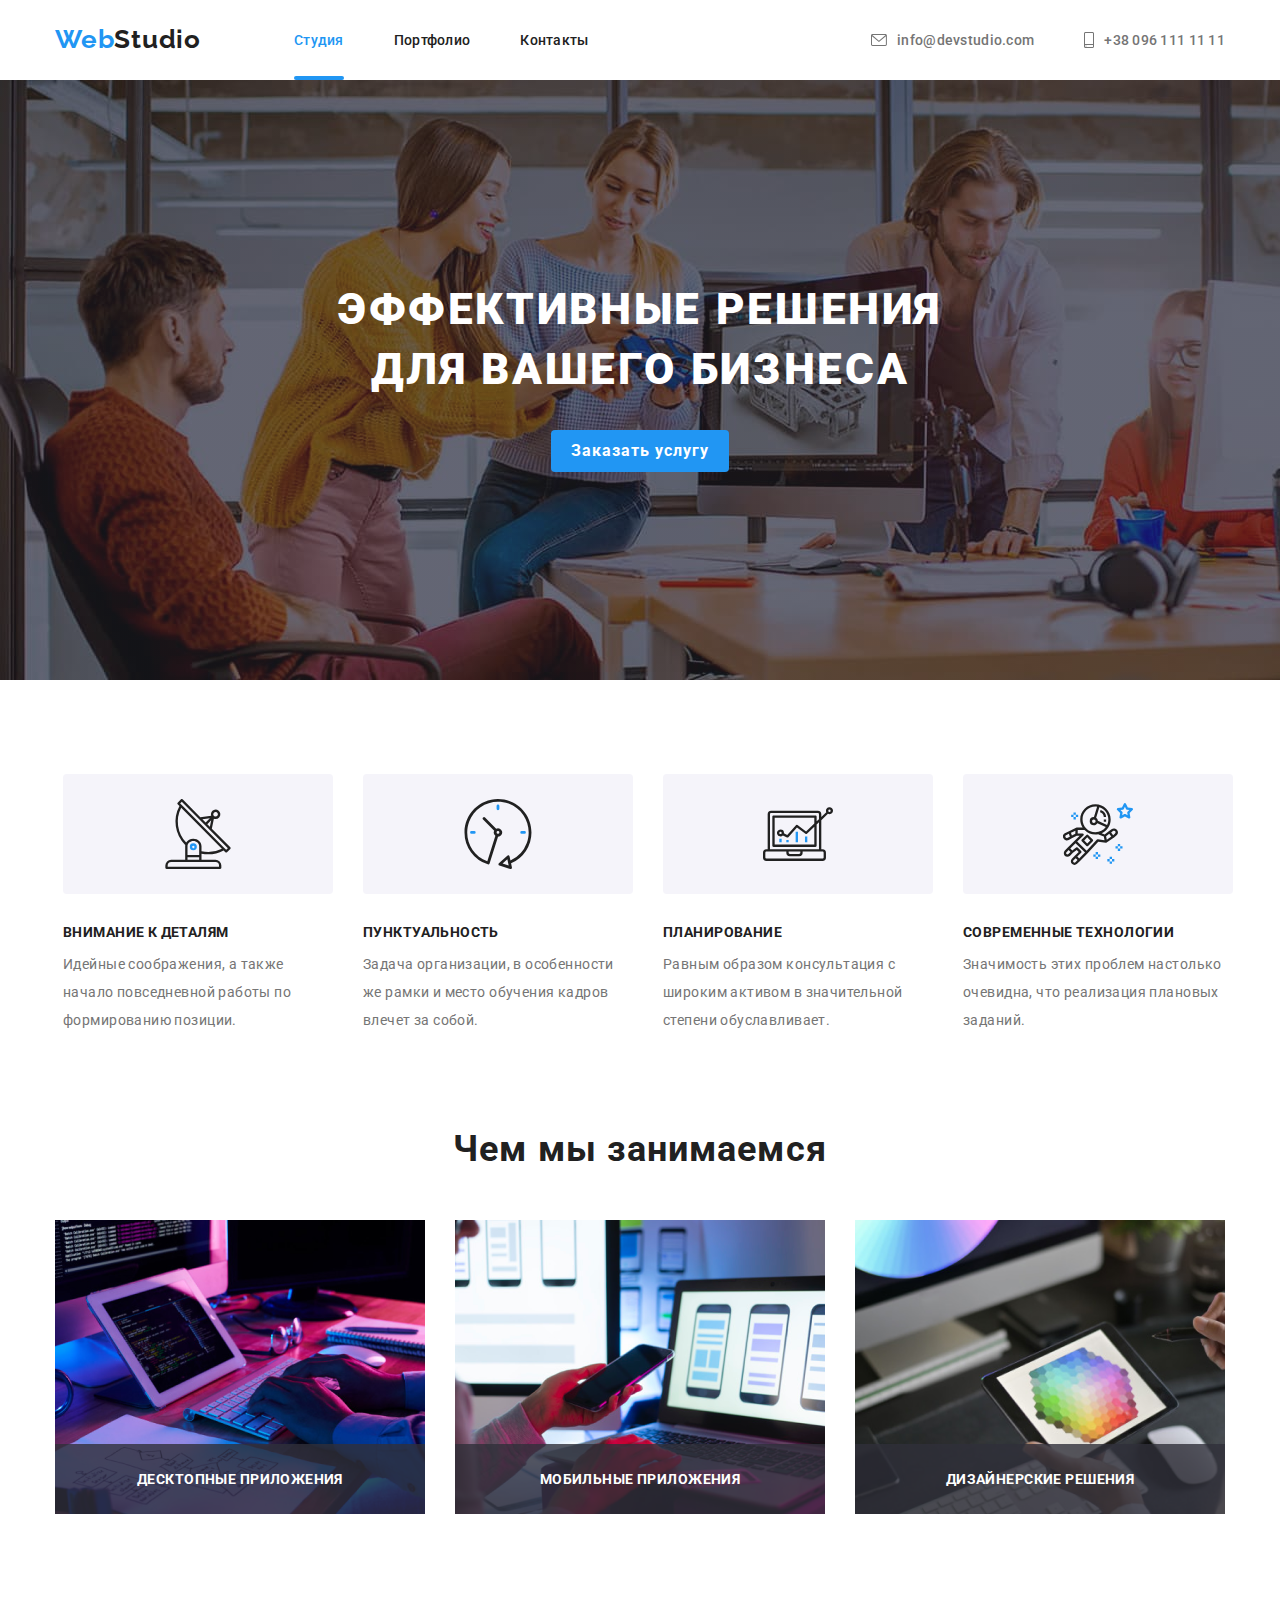
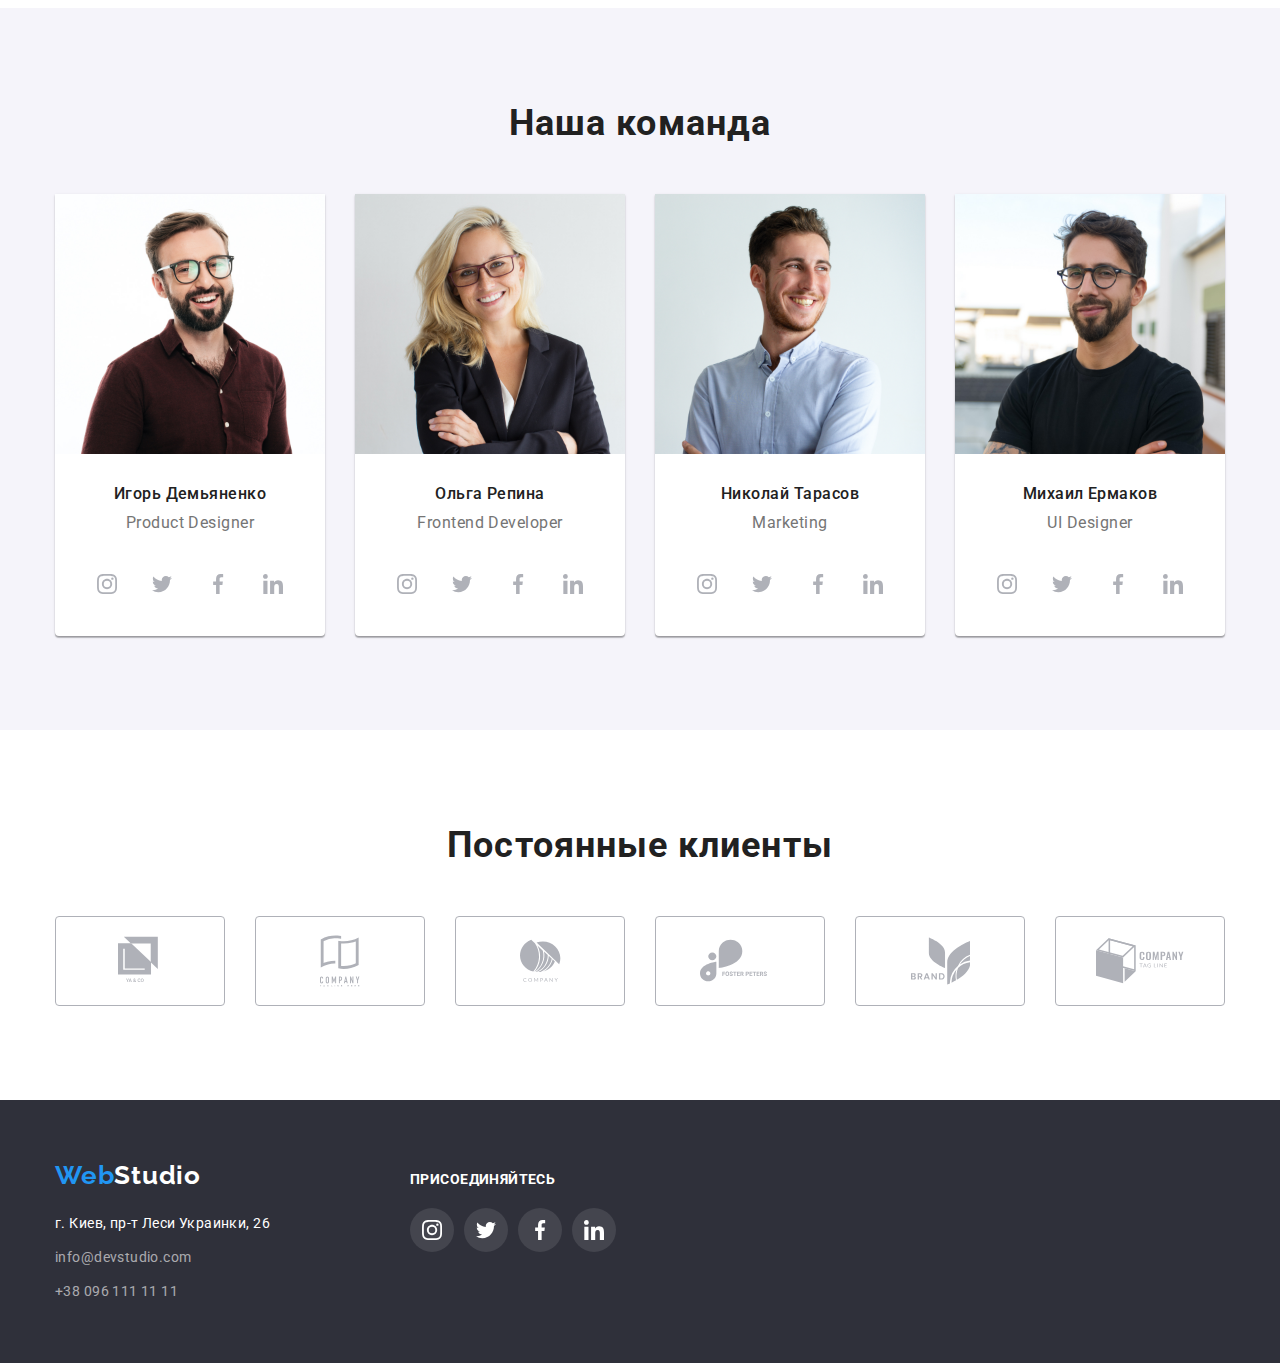
<file: index.html>
<!DOCTYPE html>
<html lang="ru">
    <head>
        <meta charset="UTF-8">
        <meta name="viewport" content="width=device-width, initial-scale=1.0">
        <title>WebStudio</title>
        <link rel="stylesheet" href="https://cdnjs.cloudflare.com/ajax/libs/modern-normalize/1.0.0/modern-normalize.css">
        <link href="https://fonts.googleapis.com/css2?family=Raleway:wght@700&family=Roboto:wght@400;500;700;900&display=swap" rel="stylesheet">
        <link rel="stylesheet" href="./css/style.css">
    </head>
    <body>
        <header class="header">
            <div class="container">
                <nav class="navigation">
                    <a class="logo link" href="./index.html">Web<span class="studio">Studio</span></a>
                    <ul class="navigation-list list">
                        <li class="navigation-list-item">
                            <a class="navigation-list-link link current" href="./index.html">Студия</a>
                        </li>
                        <li class="navigation-list-item">
                            <a class="navigation-list-link link" href="./portfolio.html">Портфолио</a>
                        </li>
                        <li class="navigation-list-item">
                            <a class="navigation-list-link link" href="">Контакты</a>
                        </li>
                    </ul>
                </nav>
                    <address class="address">
                        <a class="address-mail-link link" href="">
                            <svg class="icon-mail">
                                <use href="./images/sprite.svg#icon-envelope"></use>
                            </svg>
                            info@devstudio.com</a>
                        <a class="address-tel-link link" href="">
                            <svg class="icon-smartfone">
                                <use href="./images/sprite.svg#icon-smartphone"></use>
                            </svg>
                            +38 096 111 11 11</a>
                    </address>
            </div>
        </header>
        <main>
        <section class="hero">
                <h1 class="hero-title">Эффективные решения для вашего бизнеса</h1>
                <button type="button" class="button" data-modal-open>Заказать услугу</button>
        </section>
        <section class="main-features">
            <div class="container">
                <h2 hidden>особенности</h2>
                  <ul class="features list">
                    <li class="features-item icon-antena">
                        <h3 class="features-title">Внимание к деталям</h3>
                        <p class="features-text">Идейные соображения, а также начало повседневной работы по формированию позиции.</p>
                    </li>
                    <li class="features-item icon-clock">
                        <h3 class="features-title">Пунктуальность</h3>
                        <p class="features-text">Задача организации, в особенности же рамки и место обучения кадров влечет за собой.</p>
                    </li>
                    <li class="features-item icon-diagrama">
                        <h3 class="features-title">Планирование</h3>
                        <p class="features-text">Равным образом консультация с широким активом в значительной степени обуславливает.</p>
                    </li>
                    <li class="features-item icon-astronavt">
                        <h3 class="features-title">Современные технологии</h3>
                        <p class="features-text">Значимость этих проблем настолько очевидна, что реализация плановых заданий.</p>
                    </li>
                </ul>
            </div>
        </section>
        <section class="work">
            <div class="container">
                <h2 class="subtitle">Чем мы занимаемся</h2>
                <ul class="work-list list">
                    <li class="foto-works">
                        <div class="works-container">
                            <img src="./images/gallery/box1.png" alt="програмист пишет код" width="370" height="294">
                            <div class="label">
                                <p class="text-label">Десктопные приложения</p>
                            </div>
                        </div>
                    </li>
                    <li class="foto-works">
                        <div class="works-container">
                            <img src="./images/gallery/box2.png" alt="програмист тестирует приложение" width="370" height="294">
                            <div class="label">
                                <p class="text-label">Мобильные приложения</p>
                            </div>
                        </div>
                    </li>
                    <li class="foto-works">
                        <div class="works-container">
                            <img src="./images/gallery/box3.png" alt="програмист тестирует приложение" width="370" height="294">
                            <div class="label">
                                <p class="text-label">Дизайнерские решения</p>
                            </div>
                        </div>
                    </li>
                </ul>
            </div>
        </section>
        <section class="section-workers">
            <div class="container">
                <h2 class="subtitle">Наша команда</h2>
                <ul class="workers-list list">
                    <li class="workers-item">
                        <img src="./images/workers/img.jpg" alt="фото Игорь Демьяненко" width="270" height="260">
                        <div class="workers-container">
                            <h3 class="workers">Игорь Демьяненко</h3>
                            <p class="workers-position" lang="en">Product Designer</p>
                           <ul class="social-list">
                               <li class="social-list-item list">
                                   <a class="social-link" href="">
                                       <svg class="sicial-list-svg">
                                           <use href="./images/sprite.svg#instagram"></use>
                                       </svg>
                                   </a>
                            </li>
                               <li class="social-list-item list">
                                   <a class="social-link" href="">
                                       <svg class="sicial-list-svg">
                                           <use href="./images/sprite.svg#twitter"></use>
                                       </svg>
                                   </a>
                            </li>
                               <li class="social-list-item list">
                                   <a class="social-link" href="">
                                       <svg class="sicial-list-svg">
                                           <use href="./images/sprite.svg#facebook"></use>
                                       </svg>
                                   </a>
                            </li>
                               <li class="social-list-item list">
                                   <a class="social-link" href="">
                                       <svg class="sicial-list-svg">
                                           <use href="./images/sprite.svg#linkedin"></use>
                                       </svg>
                                   </a>
                            </li>
                           </ul>
                        </div>
                    </li>
                    <li class="workers-item">
                        <img src="./images/workers/img-2.jpg" alt="фото Ольга Репина" width="270" height="260">
                        <div class="workers-container">
                            <h3 class="workers">Ольга Репина</h3>
                            <p class="workers-position" lang="en">Frontend Developer</p>
                                <ul class="social-list">
                                    <li class="social-list-item list">
                                        <a class="social-link" href="">
                                            <svg class="sicial-list-svg">
                                                <use href="./images/sprite.svg#instagram"></use>
                                            </svg>
                                        </a>
                                    </li>
                                    <li class="social-list-item list">
                                        <a class="social-link" href="">
                                            <svg class="sicial-list-svg">
                                                <use href="./images/sprite.svg#twitter"></use>
                                            </svg>
                                        </a>
                                    </li>
                                    <li class="social-list-item list">
                                        <a class="social-link" href="">
                                            <svg class="sicial-list-svg">
                                                <use href="./images/sprite.svg#facebook"></use>
                                            </svg>
                                        </a>
                                    </li>
                                    <li class="social-list-item list">
                                        <a class="social-link" href="">
                                            <svg class="sicial-list-svg">
                                                <use href="./images/sprite.svg#linkedin"></use>
                                            </svg>
                                        </a>
                                    </li>
                                </ul>
                        </div>
                    </li>
                    <li class="workers-item">
                        <img src="./images/workers/img-3.jpg" alt="фото Николай Тарасов" width="270" height="260">
                        <div class="workers-container">
                            <h3 class="workers">Николай Тарасов</h3>
                            <p class="workers-position" lang="en">Marketing</p>
                                <ul class="social-list">
                                    <li class="social-list-item list">
                                        <a class="social-link" href="">
                                            <svg class="sicial-list-svg">
                                                <use href="./images/sprite.svg#instagram"></use>
                                            </svg>
                                        </a>
                                    </li>
                                    <li class="social-list-item list">
                                        <a class="social-link" href="">
                                            <svg class="sicial-list-svg">
                                                <use href="./images/sprite.svg#twitter"></use>
                                            </svg>
                                        </a>
                                    </li>
                                    <li class="social-list-item list">
                                        <a class="social-link" href="">
                                            <svg class="sicial-list-svg">
                                                <use href="./images/sprite.svg#facebook"></use>
                                            </svg>
                                        </a>
                                    </li>
                                    <li class="social-list-item list">
                                        <a class="social-link" href="">
                                            <svg class="sicial-list-svg">
                                                <use href="./images/sprite.svg#linkedin"></use>
                                            </svg>
                                        </a>
                                    </li>
                                </ul>
                        </div>
                    </li>
                    <li class="workers-item">
                        <img src="./images/workers/img-5.jpg" alt="фото Михаил Ермаков" width="270" height="260">
                        <div class="workers-container">
                            <h3 class="workers">Михаил Ермаков</h3>
                            <p class="workers-position" lang="en">UI Designer</p>
                                <ul class="social-list">
                                    <li class="social-list-item list">
                                        <a class="social-link" href="">
                                            <svg class="sicial-list-svg">
                                                <use href="./images/sprite.svg#instagram"></use>
                                            </svg>
                                        </a>
                                    </li>
                                    <li class="social-list-item list">
                                        <a class="social-link" href="">
                                            <svg class="sicial-list-svg">
                                                <use href="./images/sprite.svg#twitter"></use>
                                            </svg>
                                        </a>
                                    </li>
                                    <li class="social-list-item list">
                                        <a class="social-link" href="">
                                            <svg class="sicial-list-svg">
                                                <use href="./images/sprite.svg#facebook"></use>
                                            </svg>
                                        </a>
                                    </li>
                                    <li class="social-list-item list">
                                        <a class="social-link" href="">
                                            <svg class="sicial-list-svg">
                                                <use href="./images/sprite.svg#linkedin"></use>
                                            </svg>
                                        </a>
                                    </li>
                                </ul>
                        </div>
                    </li>
                </ul>
            </div>
        </section>
        <section class="clients-section">
            <div class="container">
                <h2 class="subtitle">Постоянные клиенты</h2>
                <ul class="clients list">
                    <li class="clients-item">
                        <a href="" class="clients-link">
                            <svg class="icon-clients" width="44" hight="50">
                                <use href="./images/sprite.svg#icon-logo-1"></use>
                            </svg>
                        </a>
                    </li>
                    <li class="clients-item">
                        <a href="" class="clients-link">
                            <svg class="icon-clients" width="40" hight="52">
                                <use href="./images/sprite.svg#icon-logo-2"></use>
                            </svg>
                        </a>
                    </li>
                    <li class="clients-item">
                        <a href="" class="clients-link">
                            <svg class="icon-clients" width="41" hight="43">
                                <use href="./images/sprite.svg#icon-logo-3"></use>
                            </svg>
                        </a>
                    </li>
                    <li class="clients-item">
                        <a href="" class="clients-link">
                            <svg class="icon-clients" width="80" hight="42">
                                <use href="./images/sprite.svg#icon-logo-4"></use>
                            </svg>
                        </a>
                    </li>
                    <li class="clients-item">
                        <a href="" class="clients-link">
                            <svg class="icon-clients" width="59" hight="47">
                                <use href="./images/sprite.svg#icon-logo-5"></use>
                            </svg>
                        </a>
                    </li>
                    <li class="clients-item">
                        <a href="" class="clients-link">
                            <svg class="icon-clients" width="88" hight="45">
                                <use href="./images/sprite.svg#icon-logo-6"></use>
                            </svg>
                        </a>
                    </li>
                </ul>
            </div>
        </section>
        </main>
        <footer class="footer">
            <div class="footer-container container">
                <div>
                    <a class="logo link" href="./index.html">Web<span class="footer-studio">Studio</span></a>
                    <address class="footer-address">
                        <a class="address-link-maps link" href="https://goo.gl/maps/h8b5BTKVBt66Y6Jb9" target="blank">г. Киев,
                            пр-т Леси Украинки, 26</a>
                        <a class="address-link link" href="">info@devstudio.com</a>
                        <a class="address-link link" href="">+38 096 111 11 11</a>
                    </address>
                </div>
                <div class="footer-social">
                  <b class="fotter-title">присоединяйтесь</b>
                    <ul class="footer-social-list">
                        <li class="footer-social-list-item list">
                            <a class="footer-social-link" href="">
                                <svg class="footer-sicial-list-svg">
                                    <use href="./images/sprite.svg#instagram"></use>
                                </svg>
                            </a>
                        </li>
                        <li class="footer-social-list-item list">
                            <a class="footer-social-link" href="">
                                <svg class="footer-sicial-list-svg">
                                    <use href="./images/sprite.svg#twitter"></use>
                                </svg>
                            </a>
                        </li>
                        <li class="footer-social-list-item list">
                            <a class="footer-social-link" href="">
                                <svg class="footer-sicial-list-svg">
                                    <use href="./images/sprite.svg#facebook"></use>
                                </svg>
                            </a>
                        </li>
                        <li class="footer-social-list-item list">
                            <a class="footer-social-link" href="">
                                <svg class="footer-sicial-list-svg">
                                    <use href="./images/sprite.svg#linkedin"></use>
                                </svg>
                            </a>
                        </li>
                    </ul>
                </div>
            </div>
        </footer>
        <div class="backdrop is-hidden" data-modal>
            <div class="modal">
                <button type="button" class="close-btn" data-modal-close>
                    <svg class="vector">
                    <use href="./images/sprite.svg#vector"></use>
                    </svg>
                </button>
            </div>
        </div>
        <script src="./js/modal.js"></script>
    </body>
</html>
</file>
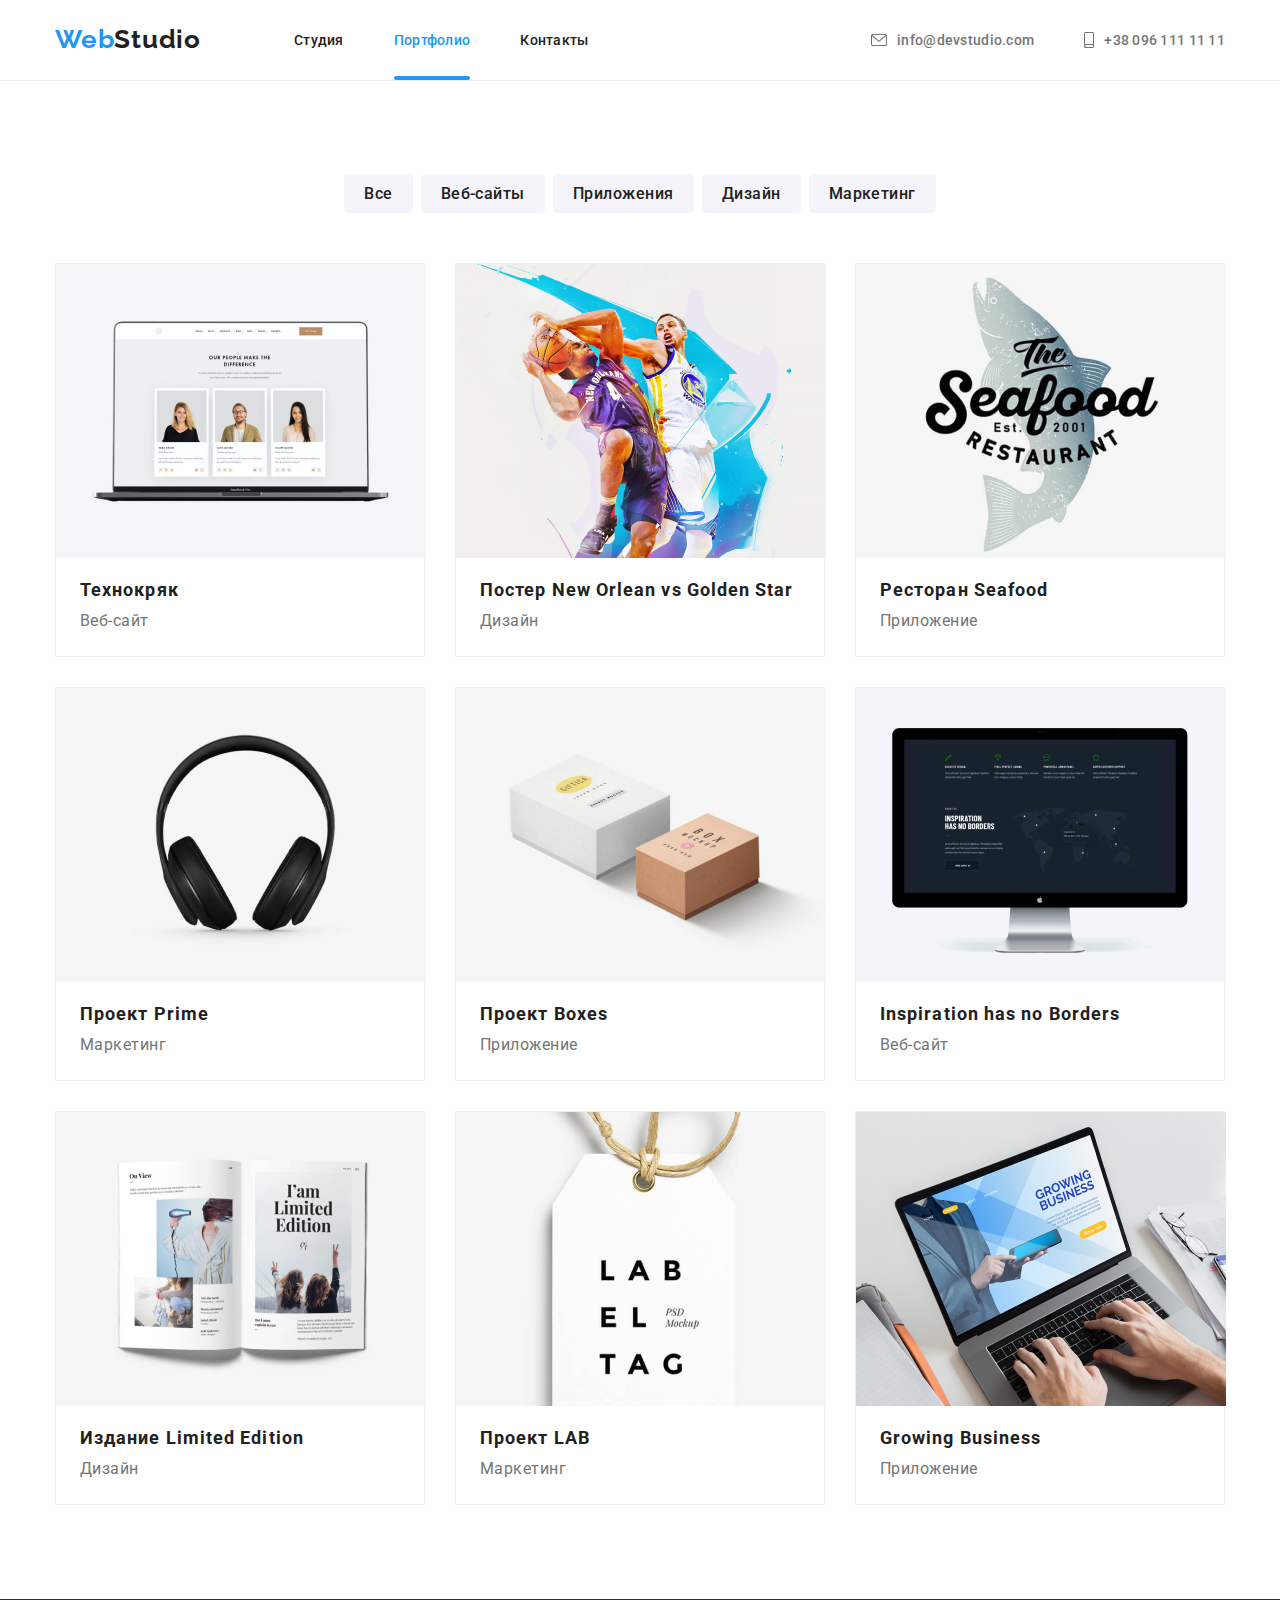
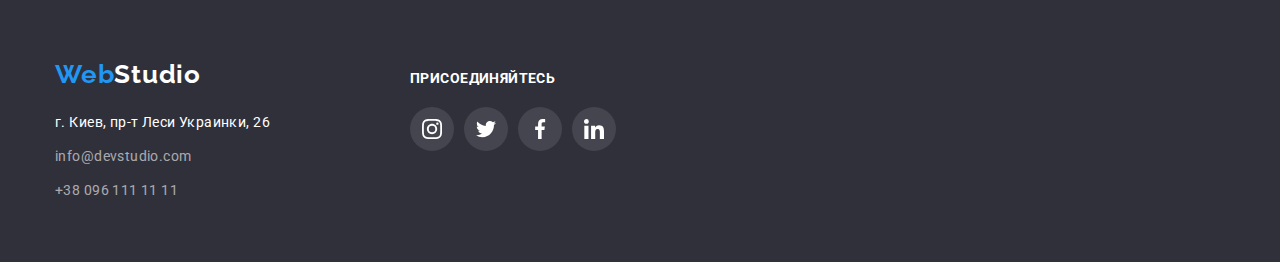
<file: portfolio.html>
<!DOCTYPE html>
<html lang="ru">
    <head>
        <meta charset="UTF-8">
        <meta name="viewport" content="width=device-width, initial-scale=1.0">
        <title>Portfolio</title>
        <link rel="stylesheet" href="https://cdnjs.cloudflare.com/ajax/libs/modern-normalize/1.0.0/modern-normalize.css">
        <link href="https://fonts.googleapis.com/css2?family=Raleway:wght@700&family=Roboto:wght@400;500;700;900&display=swap" rel="stylesheet">
        <link rel="stylesheet" href="./css/style.css">
    </head>
    <body>
            <header class="header portheader">
                <div class="container">
                    <nav class="navigation">
                        <a class="logo link" href="./index.html">Web<span class="studio">Studio</span></a>
                        <ul class="navigation-list list">
                            <li class="navigation-list-item">
                                <a class="navigation-list-link link" href="./index.html">Студия</a>
                            </li>
                            <li class="navigation-list-item">
                                <a class="navigation-list-link link current" href="./portfolio.html">Портфолио</a>
                            </li>
                            <li class="navigation-list-item">
                                <a class="navigation-list-link link" href="">Контакты</a>
                            </li>
                        </ul>
                    </nav>
                        <address class="address">
                        <a class="address-mail-link link" href="">
                            <svg class="icon-mail">
                                <use href="./images/sprite.svg#icon-envelope"></use>
                            </svg>
                            info@devstudio.com</a>
                        <a class="address-tel-link link" href="">
                            <svg class="icon-smartfone">
                                <use href="./images/sprite.svg#icon-smartphone"></use>
                            </svg>
                            +38 096 111 11 11</a>
                        </address>
                </div>
            </header>
        <main>
            <section class="portfolio">
                <div class="container">
                    <h1 hidden>навигация по сайту</h1>
                    <ul class="button-list list">
                        <li class="button-list-item">
                            <button class="portfolio-button">Все</button>
                        </li>
                        <li class="button-list-item">
                            <button class="portfolio-button">Веб-сайты</button>
                        </li>
                        <li class="button-list-item">
                            <button class="portfolio-button">Приложения</button>
                        </li>
                        <li class="button-list-item">
                            <button class="portfolio-button">Дизайн</button>
                        </li>
                        <li class="button-list-item">
                            <button class="portfolio-button">Маркетинг</button>
                        </li>
                    </ul>
                    <ul class="portfolio-list list">
                        <li class="portfolio-list-item">
                           
                                <a href="" class="portfolio-list-link link">
                                <div class="foto-container">
                                    <img src="./images/portfolio/img.png" alt="компютер с открытым окном сайта" width="370" height="294">
                                    <div class="overlay-container">
                                        <div class="overlay-text">
                                            <p class="text-description">Технокряк это современная площадка распространения коронавируса. Компании используют
                                                эту платформу для цифрового
                                                шпионажа и атак на защищённые сервера конкурентов.</p>
                                        </div>
                                    </div>
                                </div>
                                    <div class="description-container">
                                        <h2 class="progect-name">Технокряк</h2>
                                        <p class="progect-tupe">Веб-сайт</p>
                                    </div>
                                  
                            </a>    
                        </li>
                        <li class="portfolio-list-item">
                            <a href="" class="portfolio-list-link link">
                                <div class="foto-container">
                                        <img src="./images/portfolio/img-2.png" alt="креативное фото" width="370" height="294">
                                    <div class="overlay-container">
                                        <div class="overlay-text">
                                            <p class="text-description">Технокряк это современная площадка распространения коронавируса. Компании используют
                                                эту платформу для цифрового
                                                шпионажа и атак на защищённые сервера конкурентов.</p>
                                        </div>
                                    </div>
                             </div>
                                <div class="description-container">
                                    <h2 class="progect-name">Постер <span lang="en">New Orlean vs Golden Star</span></h2>
                                    <p class="progect-tupe">Дизайн</p>
                                </div>
                            </a>
                        </li>
                        <li class="portfolio-list-item">
                            <a href="" class="portfolio-list-link link">
                                <div class="foto-container">
                                    <img src="./images/portfolio/img-3.png" alt="логотип ресторана" width="370" height="294">
                                        <div class="overlay-container">
                                            <div class="overlay-text">
                                                <p class="text-description">Технокряк это современная площадка распространения коронавируса. Компании используют
                                                    эту платформу для цифрового
                                                    шпионажа и атак на защищённые сервера конкурентов.</p>
                                            </div>
                                        </div>
                                </div>
                                <div class="description-container">
                                    <h2 class="progect-name">Ресторан <span lang="en">Seafood</span></h2>
                                    <p class="progect-tupe">Приложение</p>
                                </div>
                            </a>
                        </li>
                        <li class="portfolio-list-item">
                            <a href="" class="portfolio-list-link link">
                                <div class="foto-container">
                                    <img src="./images/portfolio/img-4.png" alt="фото наушников" width="370" height="294">
                                        <div class="overlay-container">
                                            <div class="overlay-text">
                                                <p class="text-description">Технокряк это современная площадка распространения коронавируса. Компании используют
                                                    эту платформу для цифрового
                                                    шпионажа и атак на защищённые сервера конкурентов.</p>
                                            </div>
                                        </div>
                                </div>
                                <div class="description-container">
                                    <h2 class="progect-name">Проект <span lang="en">Prime</span></h2>
                                    <p class="progect-tupe">Маркетинг</p>
                                </div>
                            </a>
                        </li>
                        <li class="portfolio-list-item">
                            <a href="" class="portfolio-list-link link">
                                <div class="foto-container">
                                    <img src="./images/portfolio/img-5.png" alt="фото логотип" width="370" height="294">
                                        <div class="overlay-container">
                                            <div class="overlay-text">
                                                <p class="text-description">Технокряк это современная площадка распространения коронавируса. Компании используют
                                                    эту платформу для цифрового
                                                    шпионажа и атак на защищённые сервера конкурентов.</p>
                                            </div>
                                        </div>
                                </div>
                                <div class="description-container">
                                    <h2 class="progect-name">Проект <span lang="en">Boxes</span></h2>
                                    <p class="progect-tupe">Приложение</p>
                                </div>
                            </a>
                        </li>
                        <li class="portfolio-list-item">
                            <a href="" class="portfolio-list-link link">
                                <div class="foto-container">
                                    <img src="./images/portfolio/img-6.png" alt="фото монитора" width="370" height="294">
                                        <div class="overlay-container">
                                            <div class="overlay-text">
                                                <p class="text-description">Технокряк это современная площадка распространения коронавируса. Компании используют
                                                    эту платформу для цифрового
                                                    шпионажа и атак на защищённые сервера конкурентов.</p>
                                            </div>
                                        </div>
                                </div>
                                <div class="description-container">
                                    <h2 class="progect-name" lang="en">Inspiration has no Borders</h2>
                                    <p class="progect-tupe">Веб-сайт</p>
                                </div>
                            </a>
                        </li>
                        <li class="portfolio-list-item">
                            <a href="" class="portfolio-list-link link">
                                <div class="foto-container">
                                    <img src="./images/portfolio/img-7.png" alt="книга" width="370" height="294">
                                        <div class="overlay-container">
                                            <div class="overlay-text">
                                                <p class="text-description">Технокряк это современная площадка распространения коронавируса. Компании используют
                                                    эту платформу для цифрового
                                                    шпионажа и атак на защищённые сервера конкурентов.</p>
                                            </div>
                                        </div>
                                </div>
                                <div class="description-container">
                                    <h2 class="progect-name">Издание <span lang="en">Limited Edition</span></h2>
                                    <p class="progect-tupe">Дизайн</p>
                                </div>
                            </a>
                        </li>
                        <li class="portfolio-list-item">
                            <a href="" class="portfolio-list-link link">
                                <div class="foto-container">
                                    <img src="./images/portfolio/img-8.png" alt="этикетка" width="370" height="294">
                                        <div class="overlay-container">
                                            <div class="overlay-text">
                                                <p class="text-description">Технокряк это современная площадка распространения коронавируса. Компании используют
                                                    эту платформу для цифрового
                                                    шпионажа и атак на защищённые сервера конкурентов.</p>
                                            </div>
                                        </div>
                                </div>
                                <div class="description-container">
                                    <h2 class="progect-name">Проект <span lang="en">LAB</span></h2>
                                    <p class="progect-tupe">Маркетинг</p>
                                </div>
                            </a>
                        </li>
                        <li class="portfolio-list-item">
                            <a href="" class="portfolio-list-link link">
                                <div class="foto-container">
                                    <img src="./images/portfolio/img-9.png" alt="фото ноутбука с работником" width="370" height="294">
                                        <div class="overlay-container">
                                            <div class="overlay-text">
                                                <p class="text-description">Технокряк это современная площадка распространения коронавируса. Компании используют
                                                    эту платформу для цифрового
                                                    шпионажа и атак на защищённые сервера конкурентов.</p>
                                            </div>
                                        </div>
                                </div>
                                <div class="description-container">
                                    <h2 class="progect-name" lang="en">Growing Business</h2>
                                    <p class="progect-tupe">Приложение</p>
                                </div>
                            </a>
                        </li>
                    </ul>
                </div>
            </section>
        </main>
        <footer class="footer">
            <div class="footer-container container">
            <div>
                <a class="logo link" href="./index.html">Web<span class="footer-studio">Studio</span></a>
                <address class="footer-address">
                    <a class="address-link-maps link" href="https://goo.gl/maps/h8b5BTKVBt66Y6Jb9" target="blank">г. Киев, пр-т Леси Украинки, 26</a>
                    <a class="address-link link" href="">info@devstudio.com</a>
                    <a class="address-link link" href="">+38 096 111 11 11</a>
                </address>
            </div>
            <div class="footer-social">
                <b class="fotter-title">присоединяйтесь</b>
                <ul class="footer-social-list">
                    <li class="footer-social-list-item list">
                        <a class="footer-social-link" href="">
                            <svg class="footer-sicial-list-svg">
                                <use href="./images/sprite.svg#instagram"></use>
                            </svg>
                        </a>
                    </li>
                    <li class="footer-social-list-item list">
                        <a class="footer-social-link" href="">
                            <svg class="footer-sicial-list-svg">
                                <use href="./images/sprite.svg#twitter"></use>
                            </svg>
                        </a>
                    </li>
                    <li class="footer-social-list-item list">
                        <a class="footer-social-link" href="">
                            <svg class="footer-sicial-list-svg">
                                <use href="./images/sprite.svg#facebook"></use>
                            </svg>
                        </a>
                    </li>
                    <li class="footer-social-list-item list">
                        <a class="footer-social-link" href="">
                            <svg class="footer-sicial-list-svg">
                                <use href="./images/sprite.svg#linkedin"></use>
                            </svg>
                        </a>
                    </li>
                </ul>
            </div>
            </div>
        </footer>
    </body>
</html>
</file>
<file: css/style.css>
:root {
    --accent-color: #2196F3;
    --bacic-color: #212121;
    --auxiliary-color: #FFFFFF;
    --subtitle-collor:  #757575; 
    --hero-color: #2F303A;
    --button-color: #F5F4FA;
    --icon-color: #AFB1B8;
}
*,
*::before,
*::after {
    margin: 0;
    padding: 0;
}
body {
    font-family: "Roboto", sans-serif;
    background-color: var(--auxiliary-color);
}
.list {
    list-style: none;
}
.link {
text-decoration: none;
}
img {
    display: block;
}
.container {
    Width: 1200px;
    padding: 0 15px;
   margin: 0 auto;
}
/*=======HEADER========*/
.portheader {
    border-bottom: 1px solid #ececec;
}
.header .container {
    display: flex;
    align-items: center;
}
.navigation {
    display: flex;
    align-items: center;
}
.navigation-list {
    display: flex;
}
.logo {
    margin-right: 93px;
font-family: "Raleway", sans-serif;
font-weight: 700;
font-size: 26px;
line-height: 1.192;
letter-spacing: 0.03em;
color: var(--accent-color);
padding-top: 24px;
padding-bottom: 25px;
}
.studio {
    color: var(--bacic-color);
}
.navigation-list-link,
.address  {
font-weight: 500;
font-size: 14px;
line-height: 1.143;
letter-spacing: 0.02em;
}
.icon-mail {
    width: 16px;
    height: 12px;
    margin-right: 10px;
    fill: var(--subtitle-collor);
}
.navigation-list-link {
    position: relative;
}
.navigation-list-link::after {
    content: "";
    display: block;
    position: absolute;
    left: 0;
    bottom: 0;
    width: 100%;
    height: 4px;
    border-radius: 2px;
    background-color: var(--accent-color);
    opacity: 0;
}
.navigation .navigation-list-link.current::after {
    opacity: 1;
}
.icon-smartfone {
    width: 10px;
    height: 16px;
      margin-right: 10px;
    fill: var(--subtitle-collor);
}
.navigation-list-item:not(:last-child) {
    margin-right: 50px;
}
.header .address {
    display: flex;
margin-left: auto;
}
.address .address-mail-link {
    margin-right: 50px;
}
.navigation .navigation-list-link.current {
    color: var(--accent-color);
}
.navigation-list-link:hover,
.navigation-list-link:focus,
.address-mail-link:hover,
.address-mail-link:focus,
.address-tel-link:hover,
.address-tel-link:focus {
color: var(--accent-color);
}
.address-tel-link:hover .icon-smartfone,
.address-tel-link:focus .icon-smartfone,
.address-mail-link:hover .icon-mail,
.address-mail-link:focus .icon-mail {
    fill: var(--accent-color);
}

.navigation-list-link {
color: var(--bacic-color);
padding: 32px 0;
transition-property: color;
transition-duration: 250ms;
transition-timing-function: cubic-bezier(0.4, 0, 0.2, 1);
}
.address-mail-link,
.address-tel-link {
    display: flex;
    align-items: center;
font-style: normal;
color: var(--subtitle-collor);
padding: 32px 0;
transition-property: color, fill;
transition-duration: 250ms;
transition-timing-function: cubic-bezier(0.4, 0, 0.2, 1);
}
/*=======END HEADER========*/
/*=======HERO========*/
.hero {
    height: 600px;
    text-align: center;
  background-color: var(--hero-color);
  padding: 200px 0;
  background-image: linear-gradient(
      rgba(47, 48, 58, 0.4),
       rgba(47, 48, 58, 0.4)
  ),
   url(../images/hero/bg.jpg);
   background-repeat: no-repeat;
  background-size: cover;
  margin: 0 auto;
  max-width: 1600px;
}
.hero-title{
Width: 696px; 
Height: 120px;
font-weight: 900;
font-size: 44px;
line-height: 1.363;
letter-spacing: 0.06em;
text-transform: uppercase;
color: var(--auxiliary-color);
margin: 0 auto;
}
.button {
font-weight: 700;
font-size: 16px;
line-height: 1.875;
letter-spacing: 0.06em;
background-color: var(--accent-color);
color: var(--auxiliary-color);
border: 0px;
border-radius: 4px;
padding: 6px 20px;
margin-top: 30px;
}

/*=======END HERO========*/
/*=====features====*/
.main-features .container {
    display: flex;
}
.main-features {
    display: flex; 
    padding: 94px 0;
}
.features {
    display: flex;
    justify-content: center;
}
.features-item {
    width: 270px;
}
.features-item::before {
    display: block;
    content: "";
    height: 120px;
  background-size: auto;
    background-repeat: no-repeat;
    background-position: center;
    background-color: var(--button-color);
    border-radius: 4px;
    margin-bottom: 30px;
}
.icon-antena::before {
    background-image: url(../images/svg/antenna.svg);
}
.icon-clock::before {
    background-image: url(../images/svg/clock.svg);
}
.icon-astronavt::before {
    background-image: url(../images/svg/astronaut.svg);
}
.icon-diagrama::before {
    background-image: url(../images/svg/diagram.svg);
}
.features-item:not(:last-child) {
    margin-right: 30px;
}
.features-title {
font-weight: 700;
font-size: 14px;
line-height: 1.143;
letter-spacing: 0.03em;
text-transform: uppercase;
color: var(--bacic-color);
margin-bottom: 10px;
}
.features-text {
font-weight: 400;
font-size: 14px;
line-height: 2;
letter-spacing: 0.03em;
color: var(--subtitle-collor);
}
/*=====END features====*/
/*====work====*/
.work .container {
    align-items: center;
}
.work {
    padding-bottom: 94px;
}
.work-list {
    display: flex;
}
.foto-works:not(:last-child) {
margin-right: 30px;
}
.subtitle {
font-weight: 700;
font-size: 36px;
line-height: 1.167;
letter-spacing: 0.03em;
text-align: center;
color: var(--bacic-color);
margin-bottom: 50px;
}
.works-container {
    position: relative;
}
.label {
    position: absolute;
    left: 0;
    bottom: 0;
    width: 100%;
    height: 70px;
    display: flex;
    align-items: center;
    justify-content: center;
    background-color: rgba(47, 48, 58, 0.8);
}
.text-label {
    font-style: normal;
font-weight: 700;
font-size: 14px;
line-height: 16px;
letter-spacing: 0.03em;
text-transform: uppercase;
color: var(--auxiliary-color);
}
/*====END work====*/
/*====workers====*/
.workers-list {
    display: flex;
}
.workers-item {
    width: 270px;
    box-shadow: 0px 1px 3px rgba(0, 0, 0, 0.12), 0px 1px 1px rgba(0, 0, 0, 0.14), 0px 2px 1px rgba(0, 0, 0, 0.2);
border-radius: 0px 0px 4px 4px;
    background-color: var(--auxiliary-color);
}
.workers-item:not(:last-child) {
    margin-right: 30px;
}
.section-workers {
    padding: 94px 0;
    background-color: var(--button-color);
}
.social-list {
    display: flex;
    justify-content: space-between;
}
.sicial-list-svg {
    width: 20px;
    height: 20px;
    fill: var(--icon-color);
transition-property: fill;
transition-duration: 250ms;
transition-timing-function: cubic-bezier(0.4, 0, 0.2, 1);
}
.social-link {
    display: flex;
    align-items: center;
    justify-content: center;
    width: 44px;
    height: 44px;
    border-radius: 50%;
    background-color: var(--auxiliary-color);
transition-property: background-color;
transition-duration: 250ms;
transition-timing-function: cubic-bezier(0.4, 0, 0.2, 1);
}
.social-link:hover {
    background-color: var(--accent-color);
}
.social-link:hover .sicial-list-svg{
    fill: var(--auxiliary-color);
}
.workers {
font-weight: 500;
font-size: 16px;
line-height: 1.188;
letter-spacing: 0.03em;
text-align: center;
color: var(--bacic-color);
margin-bottom: 10px;
}
.workers-container {
padding: 30px;
}
.workers-position {
font-weight: 400;
font-size: 16px;
line-height: 1.188;
letter-spacing: 0.03em;
text-align: center;
color: var(--subtitle-collor);
margin-bottom: 30px;
}
/*====END workers====*/
/* ====clients=== */
.clients {
    display: flex;
     justify-content: space-between;
}
.clients-section {
  padding: 94px 0;
}
.clients-link {
      display: flex;
    align-items: center;
    justify-content: center;
     width: 170px;
    height: 90px;
    border: 1px solid #AFB1B8;
    border-radius: 4px;
    transition-property: border;
transition-duration: 250ms;
transition-timing-function: cubic-bezier(0.4, 0, 0.2, 1);
}
.icon-clients {
    fill: var(--icon-color);
     transition-property: fill;
transition-duration: 250ms;
transition-timing-function: cubic-bezier(0.4, 0, 0.2, 1);
}
.clients-link:hover {
 border: 1px solid #2196F3;
}
.clients-link:hover .icon-clients,
.clients-link:focus .icon-clients {
    fill: var(--accent-color);
}
.clients-item:not(:last-child) {
    margin-right: 30px;
}
/*====fotter====*/
.footer-container {
    display: inline-flex;
    align-items: baseline;
}
.footer-address {
    display: flex;
    flex-direction: column;
    margin-top: 20px;
    margin-right: 70px;
}
.footer {
    display: flex;
    padding: 60px 0;
    background-color: var(--hero-color);
}
.address-link-maps:hover,
.address-link-maps:focus,
.address-link:hover,
.address-link:focus {
color: var(--accent-color);
}
.address-link-maps {
font-style: normal;
font-weight: 400;
font-size: 14px;
line-height: 24px;
letter-spacing: 0.03em;
color: var(--auxiliary-color);
 transition-property: color;
transition-duration: 250ms;
transition-timing-function: cubic-bezier(0.4, 0, 0.2, 1);
}
.address-link {
font-style: normal;
font-weight: 400;
font-size: 14px;
line-height: 24px;
letter-spacing: 0.03em;
color: rgba(255, 255, 255, 0.6);
margin-top: 10px;
 transition-property: color;
transition-duration: 250ms;
transition-timing-function: cubic-bezier(0.4, 0, 0.2, 1);
}
.footer-studio {
    color: var(--auxiliary-color);
}
.fotter-title {
font-size: 14px;
line-height: 16px;
letter-spacing: 0.03em;
text-transform: uppercase;
color: var(--auxiliary-color);

}
.footer-social-list {
    display: flex;
    margin-top: 20px;
}
.footer-social {
    margin-left: 70px;
}
.footer-social-link {
    display:flex;
    align-items: center;
    justify-content: center;
    width: 44px;
    height: 44px;
    border-radius: 50%;
    background-color: rgba(255, 255, 255, 0.1);
     transition-property: background-color;
transition-duration: 250ms;
transition-timing-function: cubic-bezier(0.4, 0, 0.2, 1);
}
.footer-social-list-item:not(:last-child) {
    margin-right: 10px;
}
.footer-social-link:hover {
    background-color: var(--accent-color);
}
.footer-sicial-list-svg {
    width: 20px;
    height: 20px;
    fill: var(--auxiliary-color);
}
.footer-social-list {
    display: flex;
    justify-content: space-between;
}
/*====END fotter====*/
/*===Portfolio button=======*/
.portfolio {
    padding: 94px 0;
}
.portfolio-list-link {
    display: inline-block;
    transition-property: box-shadow;
transition-duration: 250ms;
transition-timing-function: cubic-bezier(0.4, 0, 0.2, 1);
}
.button-list {
    display: flex;
 justify-content: center;
    margin-bottom: 50px;
}
.button-list-item:not(:last-child) {
    margin-right: 8px;
}
.portfolio-list-link:hover {
    box-shadow: 0px 1px 1px rgba(0, 0, 0, 0.12), 0px 4px 4px rgba(0, 0, 0, 0.06), 1px 4px 6px rgba(0, 0, 0, 0.16);
}
.portfolio-list {
    display: flex;
    flex-wrap: wrap;
}
.portfolio-list-item {
    width: 370px;
    border: 1px solid #EEEEEE;
}
.portfolio-list-item:not(:nth-child(3n+1)) {
    margin-left: 30px;
}
.portfolio-list-item:not(:nth-last-child(-n+3)) {
    margin-bottom: 30px;
}
.foto-container {
    position: relative;
    overflow: hidden;
}
.overlay-container {
    position: absolute;
    left: 0;
    bottom: 0;
    width: 100%;
    height: 100%;
     display: inline-block;
    align-items: center;
    justify-content: center;
    background-color:rgba(33, 150, 243, 0.9);
transform: translateY(100%);
transition-property: transform;
transition-duration: 250ms;
transition-timing-function: cubic-bezier(0.4, 0, 0.2, 1);
}
.portfolio-list-link:hover .overlay-container {
    transform: translateY(0);
}
.overlay-text {
    position: absolute;
     top: 50%;
    left: 50%;
    transform: translate(-50%,-50%); 
    width: 322px;
height: 168px;
}
.text-description {
font-style: normal;
font-weight: 400;
font-size: 18px;
line-height: 28px;
letter-spacing: 0.03em;
color: var(--auxiliary-color);
}
.portfolio-button:hover,
.portfolio-button:focus {
background-color: var(--accent-color);
color: var(--auxiliary-color);
box-shadow: 0px 3px 1px rgba(0, 0, 0, 0.1), 0px 1px 2px rgba(0, 0, 0, 0.08), 0px 2px 2px rgba(0, 0, 0, 0.12);
}
.portfolio-button {
font-weight: 500;
font-size: 16px;
line-height: 1.625;
letter-spacing: 0.03em;
background-color: var(--button-color);
color: var(--bacic-color);
border-radius: 4px;
border: 0px;
padding: 6px 20px;
    transition-property: color, background-color,box-shadow;
transition-duration: 250ms;
transition-timing-function: cubic-bezier(0.4, 0, 0.2, 1);
}
/*========END Portfolio button=======*/
/*======== Portfolio =======*/
.description-container {
    padding: 20px 24px;
}
.progect-name {
font-weight: 700;
font-size: 18px;
line-height: 24px;
letter-spacing: 0.06em;
color: var(--bacic-color);
margin-bottom: 4px;
}
.progect-tupe {
font-weight: 400;
font-size: 16px;
line-height: 1.875;
letter-spacing: 0.03em;
color: var(--subtitle-collor);
}
.backdrop {
    position: fixed;
    top: 0;
    left: 0;
    width: 100%;
    height: 100%; 
    background-color: rgba(0, 0, 0, 0.2);
    transition-duration: 250ms;
transition-timing-function: cubic-bezier(0.4, 0, 0.2, 1);
}
.is-hidden {
    opacity: 0;
    visibility: hidden;
    pointer-events: none;
    transform: scale(0);
}
.modal {
    position: absolute;
    top: 50%;
    left: 50%;
    transform: translate(-50%,-50%) scale(1);

width: 528px;
height: 581px;
background: var(--auxiliary-color);
box-shadow: 0px 1px 3px rgba(0, 0, 0, 0.12), 0px 1px 1px rgba(0, 0, 0, 0.14), 0px 2px 1px rgba(0, 0, 0, 0.2);
border-radius: 4px;
}
.close-btn {
    display:flex;
    align-items: center;
    justify-content: center;
    position: absolute;
    top: 8px;right: 8px;
    width: 30px;
    height: 30px;
    background-color:var(--auxiliary-color);
    border: 1px solid rgba(0, 0, 0, 0.1);
    border-radius: 50%;
    cursor: pointer;
}
.vector {
width: 18px;
height: 18px;
}
</file>
